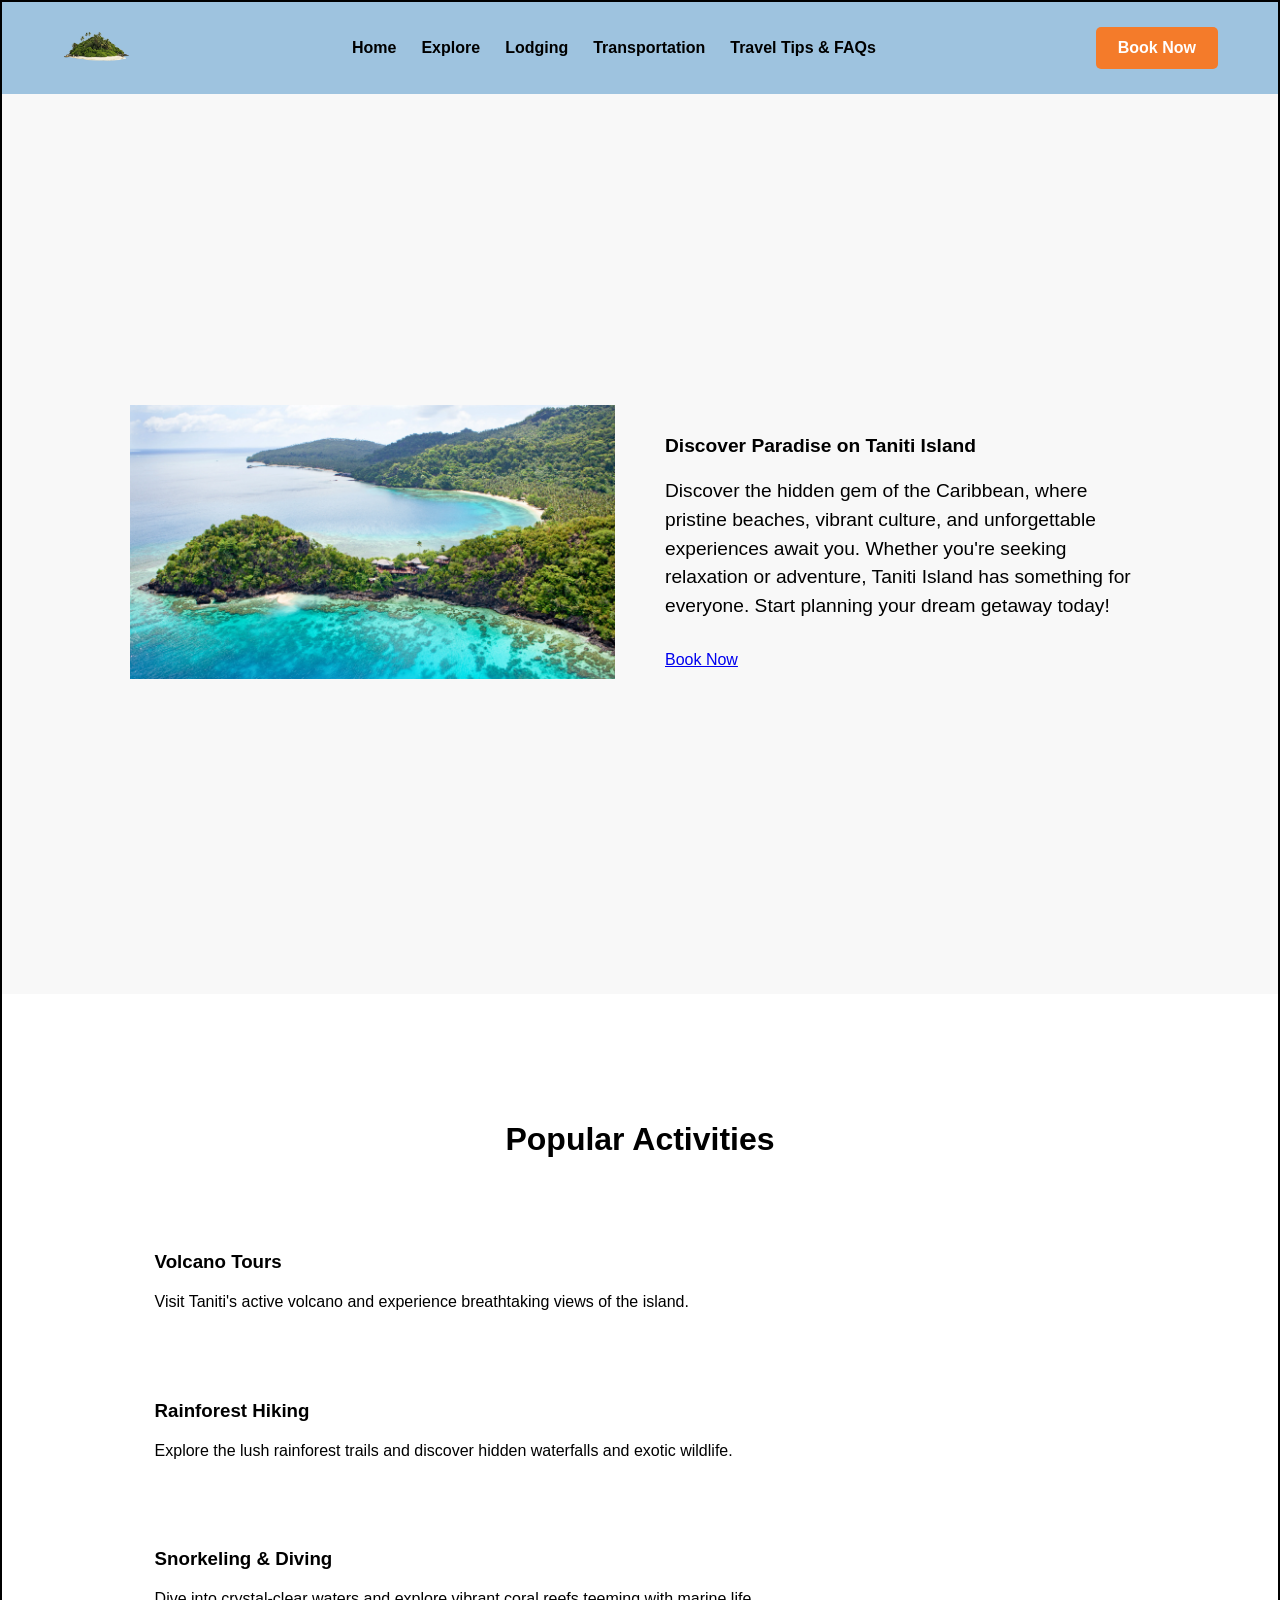
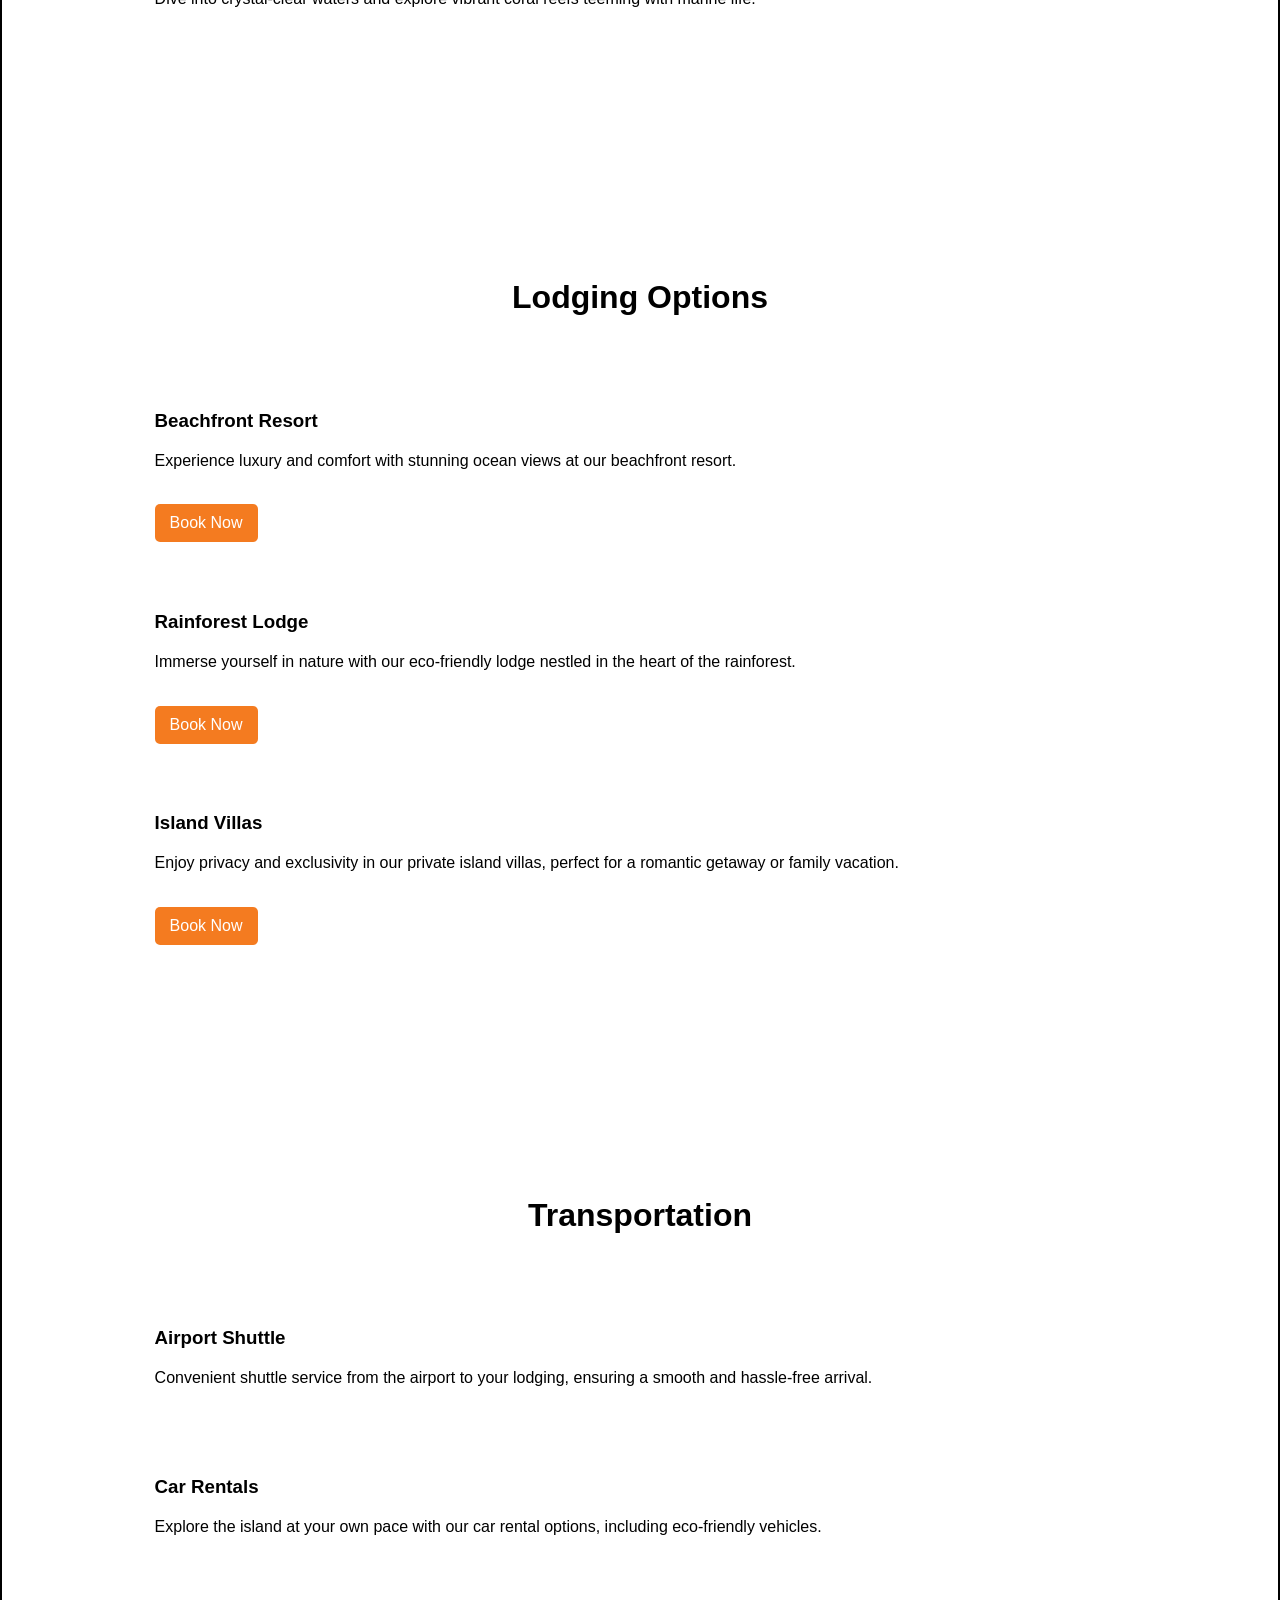
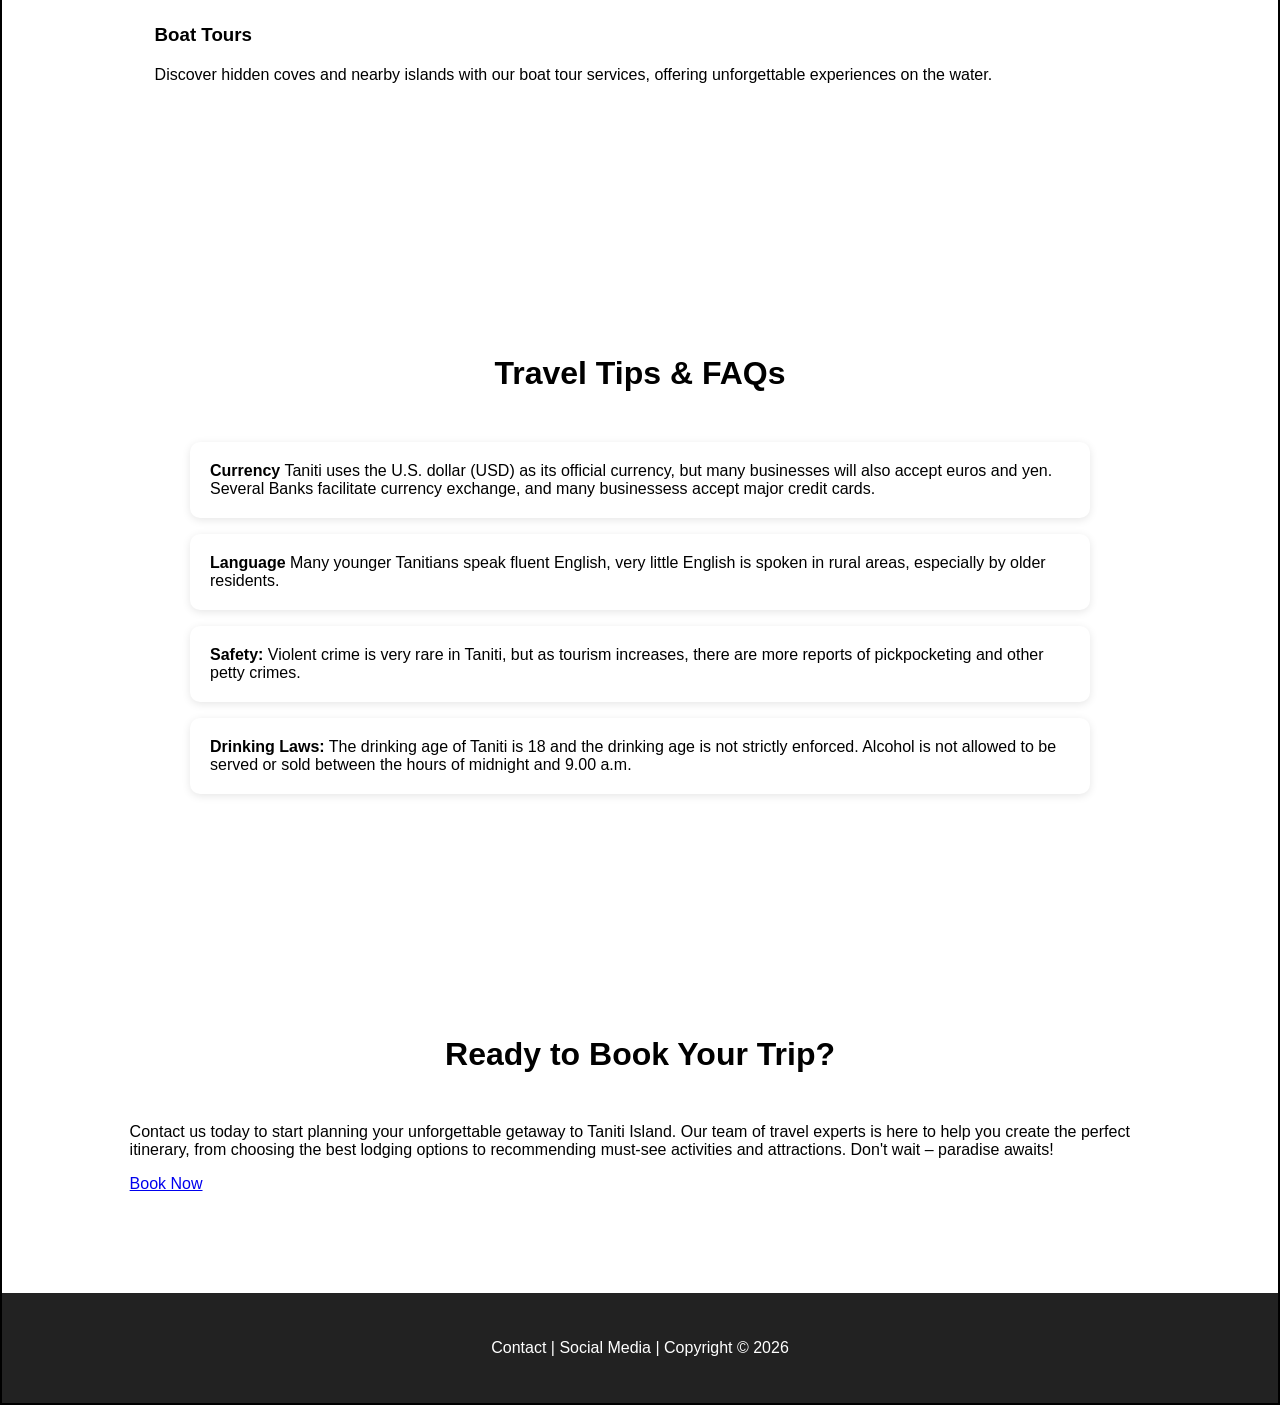
<file: index.html>
<!DOCTYPE html>
<html lang="en">
<head>
    <meta charset="UTF-8">
    <meta name="viewport" content="width=device-width, initial-scale=1.0">
    <title>Taniti Island</title>
    <link rel="stylesheet" href="style.css">
</head>
<body> 
    <header>
    <div class="logo-box">
    <img src="images/logo.png" alt="Taniti Island Logo" class="logo">
    </div>
    <nav>
            <a href="index.html">Home</a>
            <a href="explore.html">Explore</a>
            <a href="lodging.html">Lodging</a>
            <a href="transportation.html">Transportation</a>
            <a href="traveltips.html">Travel Tips & FAQs</a>
            
    </nav>
        <a href="book.html" class="book-btn">Book Now</a>
    </header>


    
       <!-- Hero Section -->

        <section id="home" class="hero">

             <div class="hero-content">

                <div class="hero-image">

                    <img src="images/home-page-photo.png" 
                    alt="Home Page" class="hero-image">
                
                </div>
        
            

                <div class="hero-text">
                    <h1>Discover Paradise on Taniti Island</h1>
                    <p>Discover the hidden gem of the Caribbean, where pristine beaches, 
                        vibrant culture, and unforgettable experiences await you. 
                        Whether you're seeking relaxation or adventure, Taniti Island has something for everyone. 
                        Start planning your dream getaway today!</p>
                </p>
                <div class="hero-buttons">
                    <a href="#" class="btn">Book Now</a>

            </div>
        </div>
    </div>

</section>

<!-- Activities Section -->

<section id="explore" class="section">
    <h2>Popular Activities</h2>

    <div class="card-grid">

        <div class="card">
            <h3>Volcano Tours</h3>

            <p>
                Visit Taniti's active volcano and experience
                breathtaking views of the island.
            </p>
        </div>

        <div class="card">
            <h3>Rainforest Hiking</h3>
            <p>
                Explore the lush rainforest trails and discover
                hidden waterfalls and exotic wildlife.
            </p>
        </div>

        <div class="card">
            <h3>Snorkeling & Diving</h3>
            <p>
                Dive into crystal-clear waters and explore vibrant coral reefs
                teeming with marine life.
            </p>
        </div>
</section>

<!-- Lodging Section -->

<section id="lodging" class="section">
    <h2>Lodging Options</h2>

    <div class="card-grid">

        <div class="card">
            <h3>Beachfront Resort</h3>
            <p>
                Experience luxury and comfort with stunning ocean views
                at our beachfront resort.
            </p>

            <a href="book.html" class="small-btn">Book Now</a>
        </div>

        <div class="card">
            <h3>Rainforest Lodge</h3>
            <p>
                Immerse yourself in nature with our eco-friendly lodge
                nestled in the heart of the rainforest.
            </p>
            <a href="#book" class="small-btn">Book Now</a>
        </div>

        <div class="card">
            <h3>Island Villas</h3>
            <p>
                Enjoy privacy and exclusivity in our private island villas,
                perfect for a romantic getaway or family vacation.
            </p>
            <a href="#book" class="small-btn">Book Now</a>

        </div>
    </section>
    <!--Transportation Section -->
    <section id="transportation" class="section">
        <h2>Transportation</h2>

        <div class="card-grid">

            <div class="card">
                <h3>Airport Shuttle</h3>
                <p>
                    Convenient shuttle service from the airport to your lodging,
                    ensuring a smooth and hassle-free arrival.
                </p>
            </div>

            <div class="card">
                <h3>Car Rentals</h3>
                <p>
                    Explore the island at your own pace with our car rental options,
                    including eco-friendly vehicles.
                </p>
            </div>

            <div class="card">
                <h3>Boat Tours</h3>
                <p>
                    Discover hidden coves and nearby islands with our boat tour services,
                    offering unforgettable experiences on the water.
                </p>
            </div>
    </section>
    <!-- FAQ Section -->
     <section id="faq" class="section">
        <h2>Travel Tips & FAQs</h2>

        <div class="faq-list">

            <p>
                <strong>Currency</strong>
                Taniti uses the U.S. dollar (USD) as its official currency, but
                many businesses will also accept euros and yen. Several Banks facilitate currency exchange, and many 
                businessess accept major credit cards.
            </p>

            <p>
                <strong>Language</strong>
                Many younger Tanitians speak fluent English, very little English
                is spoken in rural areas, especially by older residents.
            <p>
                <strong>Safety:</strong>
                Violent crime is very rare in Taniti, but as tourism increases, there
                are more reports of pickpocketing and other petty crimes.
            </p>

            <p>
                <strong>Drinking Laws:</strong>
                The drinking age of Taniti is 18 and the drinking age is not strictly enforced.
                Alcohol is not allowed to be served or sold between the hours of midnight and 9.00 a.m.
            </p>

        </div>

    </section>
    
    <!-- Booking Section -->
    <section id="book" class="section">
        <h2>Ready to Book Your Trip?</h2>
        <p>
            Contact us today to start planning your unforgettable getaway to Taniti Island. 
            Our team of travel experts is here to help you create the perfect itinerary, 
            from choosing the best lodging options to recommending must-see activities and attractions. 
            Don't wait – paradise awaits!
        </p>
        <a href="#" class="btn">Book Now</a>

    </section>

    <!-- Footer -->
    <footer>
        <p>
            Contact | Social Media | Copyright &copy; 2026
        </p>


    </footer>
</body>
</html>
</file>
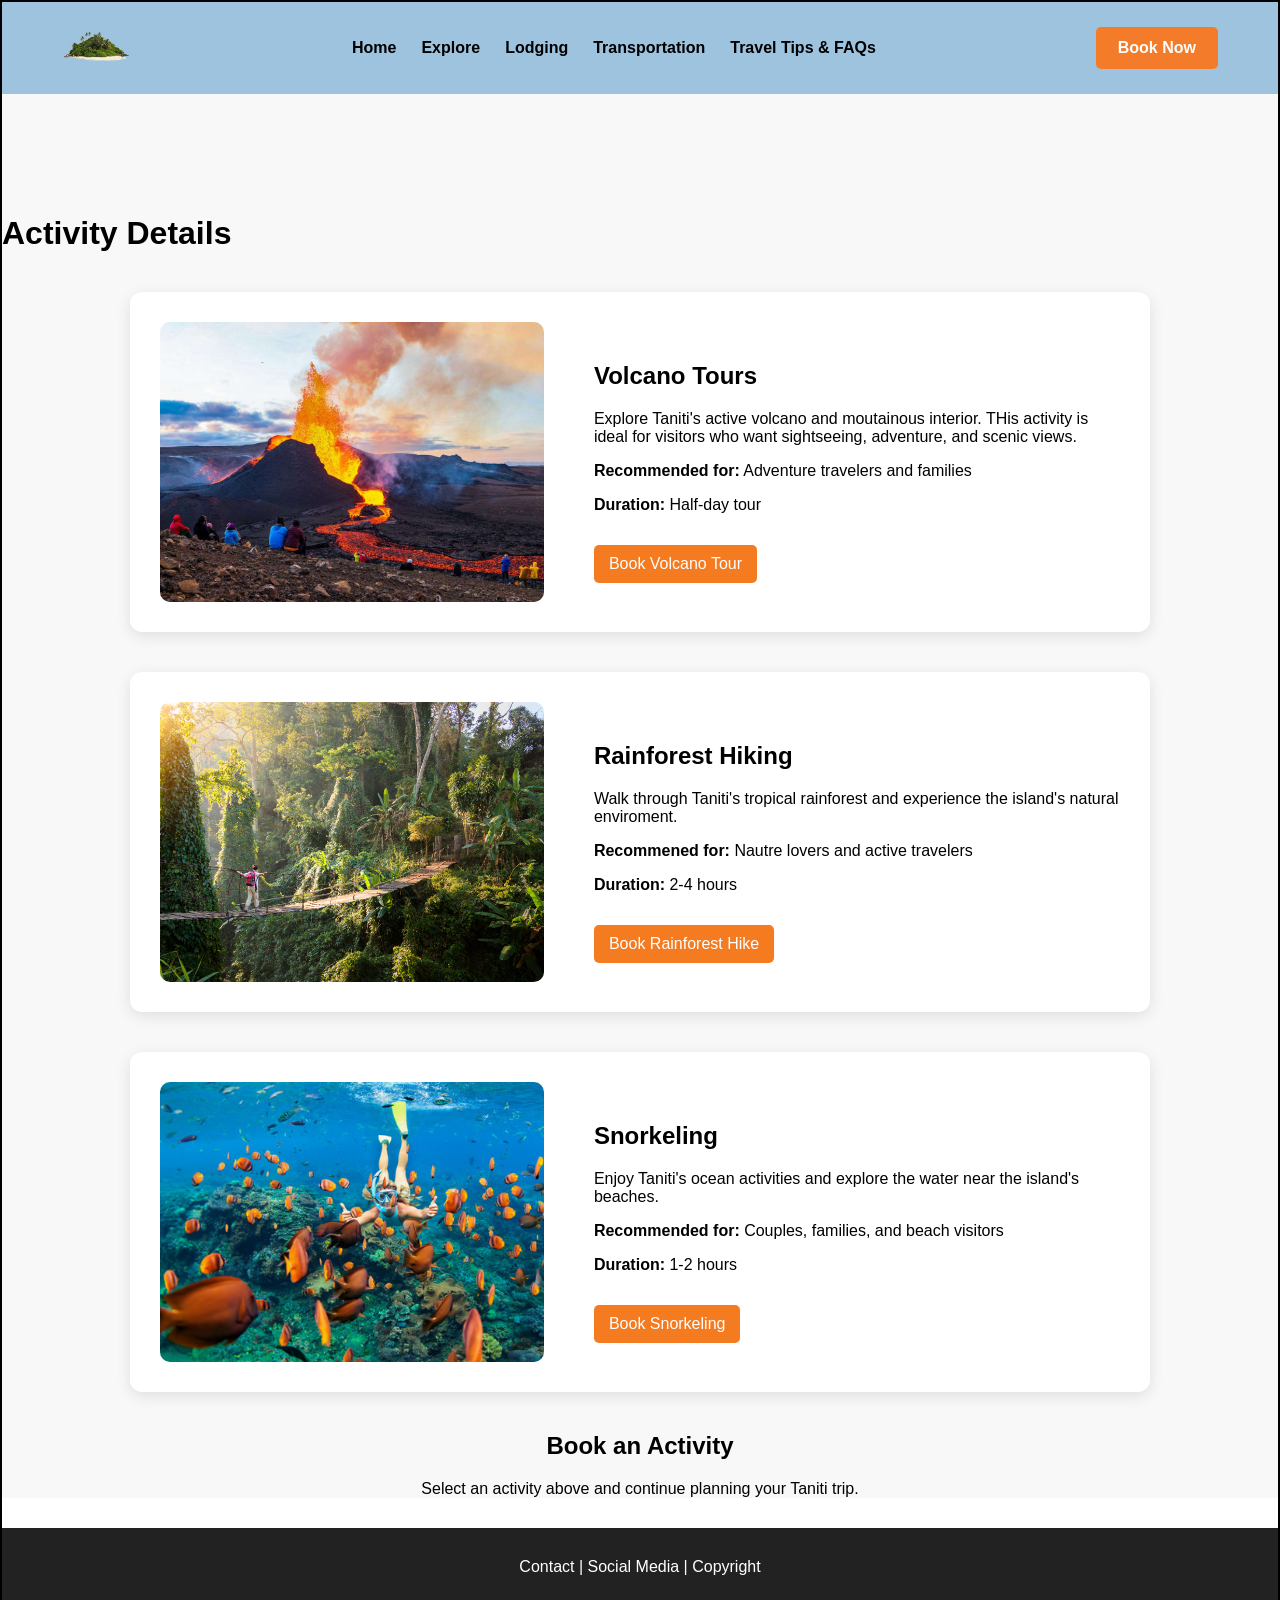
<file: activities.html>
<!DOCTYPE html>
<html lang="en">
<head>
    <meta charset="UTF-8">
    <title> Activities in Taniti</title>
    <link rel="stylesheet" href="style.css">
</head>
<body>

<header>
    <img src="images/logo.png" alt="Taniti Logo" class="logo">

    <nav>
        <a href="index.html">Home</a>
            <a href="explore.html">Explore</a>
            <a href="lodging.html">Lodging</a>
            <a href="transportation.html">Transportation</a>
            <a href="traveltips.html">Travel Tips & FAQs</a>
    </nav>

    <a href="book.html" class="book-btn">Book Now</a>
</header>
<main class="activities-main">
    <h1>Activity Details</h1>

    <section id="volcano" class="activity-detail">
        <img src="images/volcano.JPG" alt="Volcano Tour">

        <div>
            <h2>Volcano Tours</h2>
            <p>
                Explore Taniti's active volcano and moutainous interior.
                THis activity is ideal for visitors who want sightseeing,
                adventure, and scenic views.
            </p>
            <p><strong>Recommended for:</strong> Adventure travelers and families</p>
            <p><strong>Duration:</strong> Half-day tour</p>
            <a href="book.html" class="small-btn">Book Volcano Tour</a>
        </div>
    </section>

    <section id="rainforest" class="activity-detail">
        <img src="images/hiking.jpg" alt="Rainforest Hiking">

        <div>
            <h2>Rainforest Hiking</h2>
            <p>
                Walk through Taniti's tropical rainforest and experience
                the island's natural enviroment.
            </p>
            <p><strong>Recommened for:</strong> Nautre lovers and active travelers</p>
            <p><strong>Duration:</strong> 2-4 hours</p>
            <a href="book.html" class="small-btn">Book Rainforest Hike</a>
        </div>

    </section>

    <section id="snorkeling" class="activity-detail">
        <img src="images/snorkeling.jpg" alt="Snorkeling">

        <div>
            <h2>Snorkeling</h2>
            <p>
                Enjoy Taniti's ocean activities and explore the water near
                the island's beaches.
            </p>
            <p><strong>Recommended for:</strong> Couples, families, and beach visitors</p>
            <p><strong>Duration:</strong> 1-2 hours</p>
            <a href="book.html" class="small-btn">Book Snorkeling</a>

        </div>
    </section>

    <section>
        <section id="book" class="book-section">
        <h2>Book an Activity</h2>
        <p>Select an activity above and continue planning your Taniti trip.</p>
    </section>
</main>

<footer>
    Contact | Social Media | Copyright
</footer>
</body>
</html>
</file>
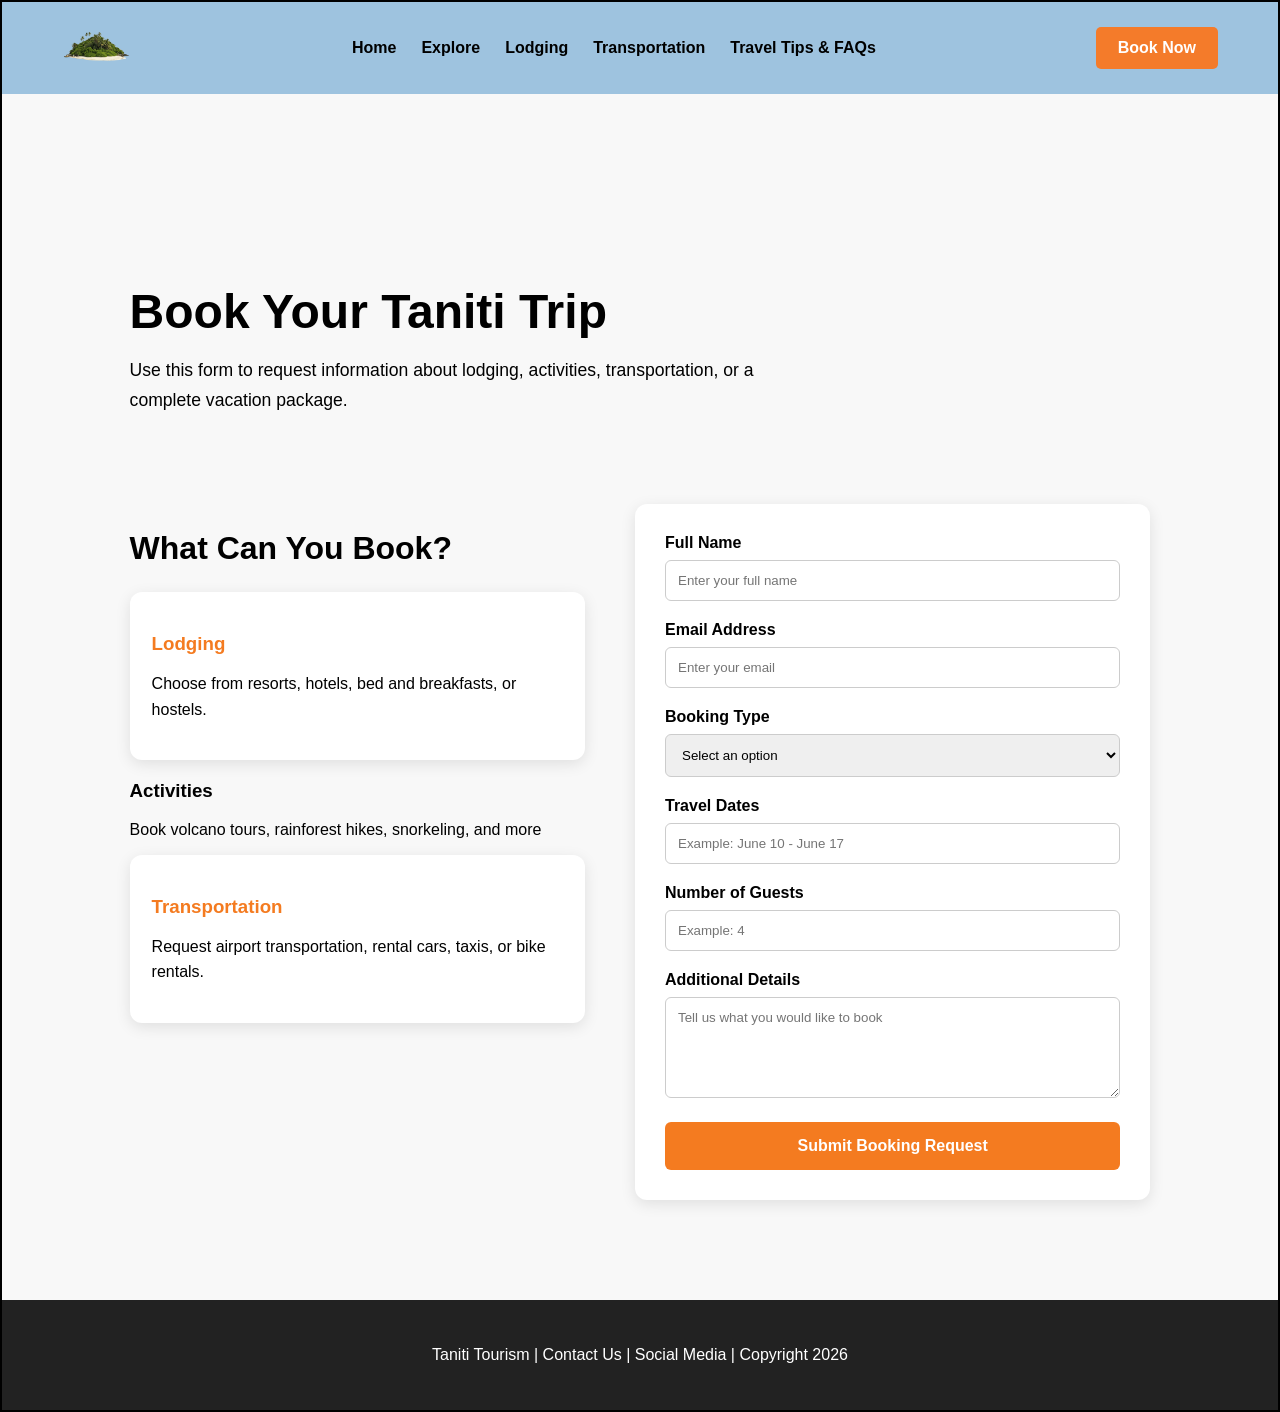
<file: book.html>
<!DOCTYPE html>
<html lang="en">
<head>
    <meta charset="UTF-8">
    <meta name="viewport" content="width=device-width, initial-scale=1.0">
    <title>Taniti Island</title>
    <link rel="stylesheet" href="style.css">
</head>
<body> 
    <header>
    <div class="logo-box">
    <img src="images/logo.png" alt="Taniti Island Logo" class="logo">
    </div>
    <nav>
            <a href="index.html">Home</a>
            <a href="explore.html">Explore</a>
            <a href="lodging.html">Lodging</a>
            <a href="transportation.html">Transportation</a>
            <a href="traveltips.html">Travel Tips & FAQs</a>
            
    </nav>
        <a href="book.html" class="book-btn">Book Now</a>
    </header>

    <main class="booking-main">

        <section class="booking-header">
            <h1>Book Your Taniti Trip</h1>
            <p>
                Use this form to request information about
                lodging, activities, transportation, or
                a complete vacation package.
            </p>
        </section>

    <section class="booking-content">
        <div class="booking-info">
            <h2>What Can You Book?</h2>

            <div class="booking-option">
                <h3>Lodging</h3>
                <p>Choose from resorts, hotels, bed and breakfasts, or hostels.</p>
            </div>
            
            <div ckass="booking-option">
                <h3>Activities</h3>
                <p>Book volcano tours, rainforest hikes, snorkeling, and more</p>
                
            </div>

            <div class="booking-option">
                <h3>Transportation</h3>
                <p>Request airport transportation, rental cars, taxis, or bike rentals.</p>

            </div>
        </div>

        <form class="booking-form">

            <label for="name">Full Name</label>
            <input type="text" id="name" placeholder="Enter your full name">

            <label for="email">Email Address</label>
            <input type="email" id="email" placeholder="Enter your email">

            <label for="booking-type">Booking Type</label>
            <select id="booking-type">
                <option>Select an option</option>
                <option>Lodging</option>
                <option>Activity</option>
                <option>Transportation</option>
                <option>Complete Trip Package</option>
            </select>

            <label for="dates">Travel Dates</label>
            <input type="text" id="dates" placeholder="Example: June 10 - June 17">

            <label for="guests">Number of Guests</label>
            <input type="number" id="guests" placeholder="Example: 4">

            <label for="message">Additional Details</label>
            <textarea id="message" rows="5" placeholder="Tell us what you would like to book"></textarea>

            <button type="submit">Submit Booking Request</button>

        </form>
        </section>
    </main>

    <footer>
        <p>Taniti Tourism | Contact Us | Social Media | Copyright 2026</p>
    </footer>
    </body>
    </html>
</file>
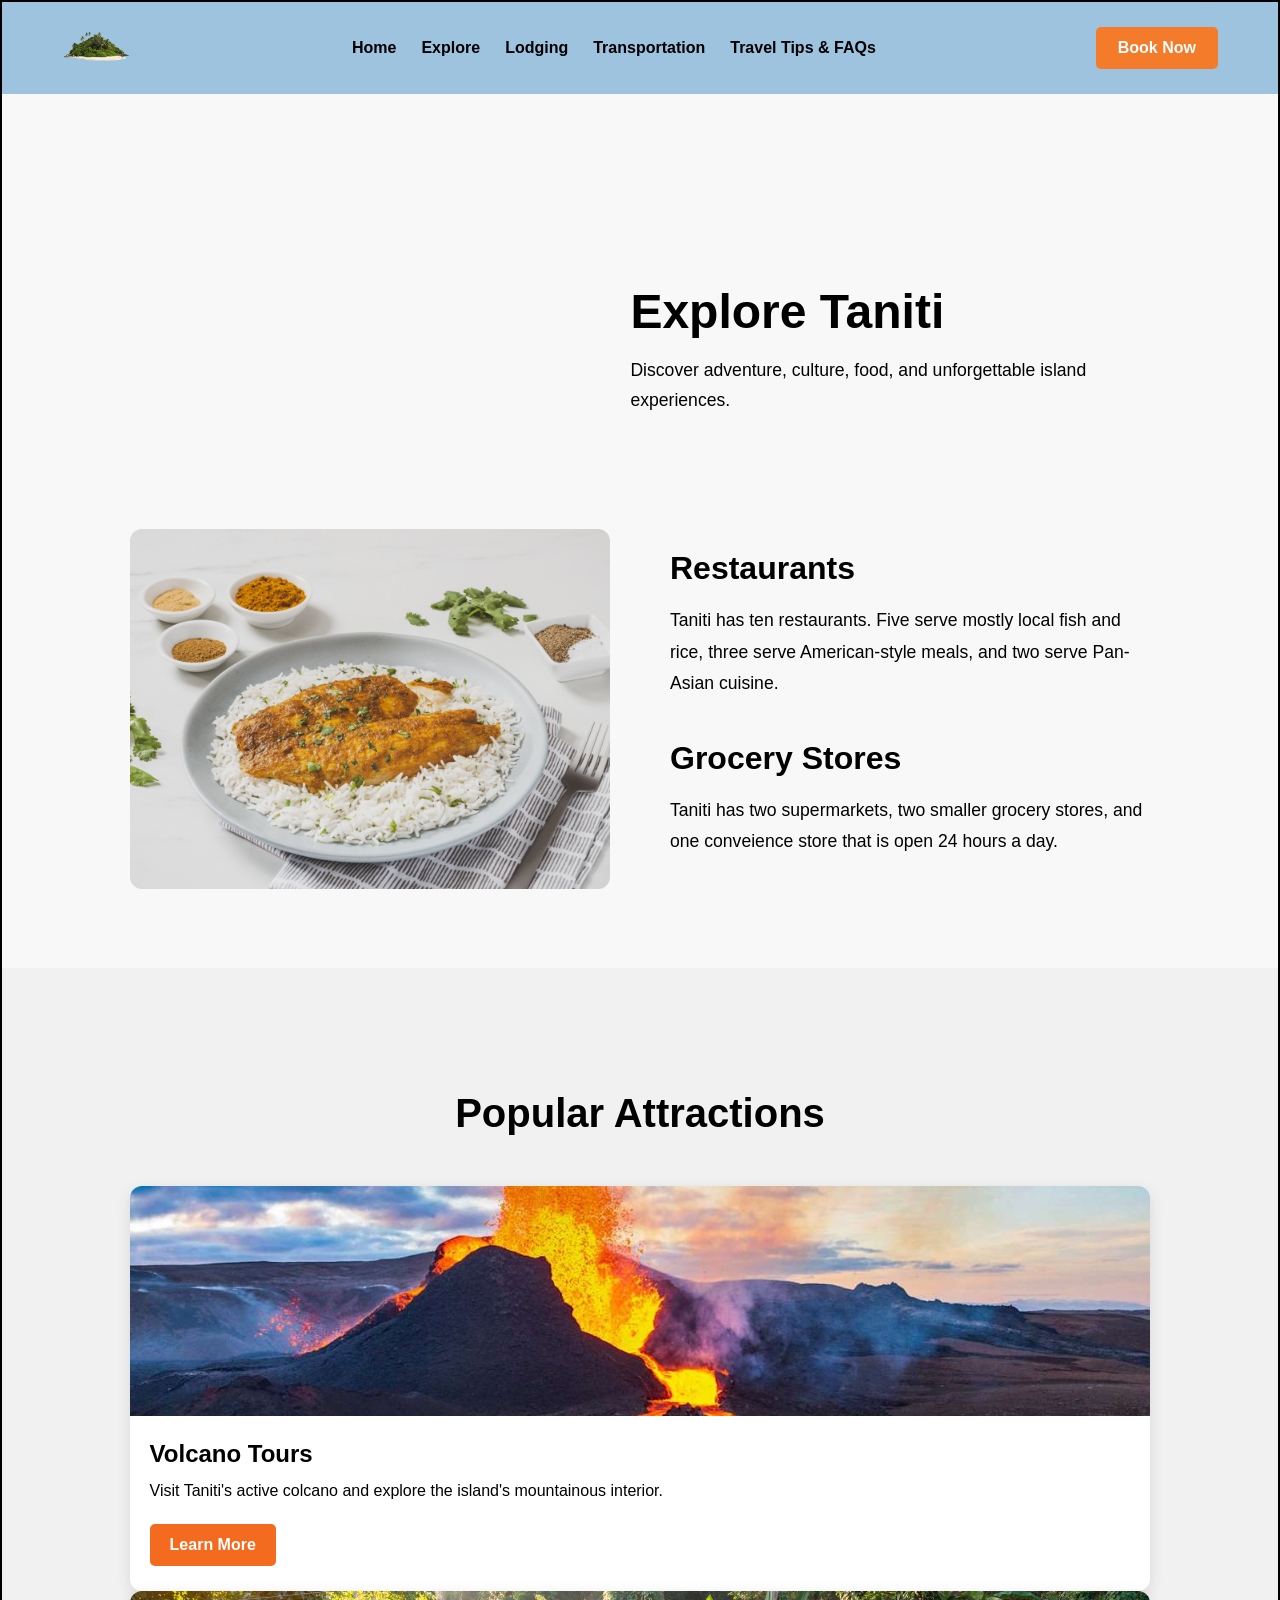
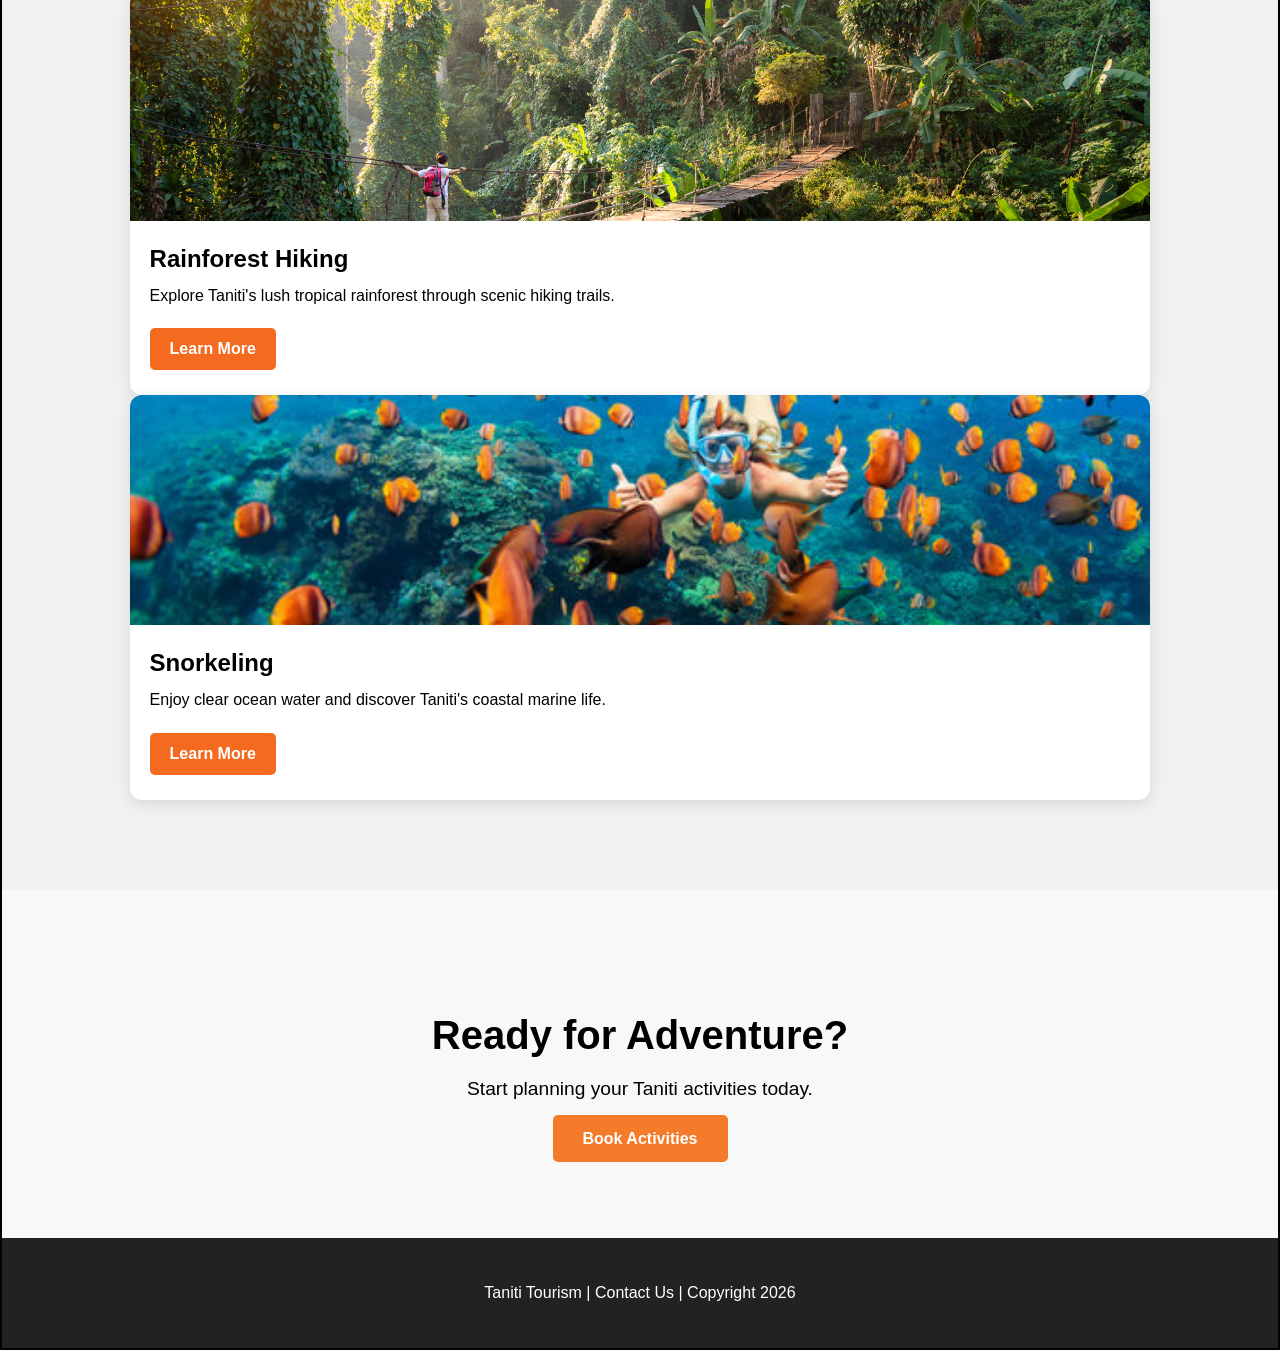
<file: explore.html>
<!DOCTYPE html>
<html lang="en">
<head>
    <meta charset="UTF-8">
    <meta name="viewport" content="width=device-width, initial-scale=1.0">
    <title>Explore Taniti Island</title>
    <link rel="stylesheet" href="style.css">
</head>
<body>
    
<header>
    
    <img src="images/logo.png" alt="Taniti Island Logo" class="logo">

    <nav>
            <a href="index.html">Home</a>
            <a href="explore.html">Explore</a>
            <a href="lodging.html">Lodging</a>
            <a href="transportation.html">Transportation</a>
            <a href="traveltips.html">Travel Tips & FAQs</a>
    </nav>

    <a href="book.html" class="book-btn">Book Now</a>
</header>

<main class="explore-main">

    <section class="explore-header">
        <div class="explore-title-container">
            <h1>Explore Taniti</h1>

            <p>
                Discover adventure, culture, food,
                and unforgettable island experiences.
            </p>
        </div>
    </section>

    <section class="food-section">
        <div class="food-left">
            <img src="images/fish and rice.jpg" alt="Taniti local food">

        </div>

        <div class="food-right">
            <div class="info-block">
                <h2>Restaurants</h2>

                <p>
                    Taniti has ten restaurants. Five serve mostly
                    local fish and rice, three serve American-style
                    meals, and two serve Pan-Asian cuisine.
                </p>

            </div> 

            <div class="info-block">
                <h2>Grocery Stores</h2>
                <p>
                    Taniti has two supermarkets, two smaller grocery
                    stores, and one conveience store that is open 24 hours a day.
                </p>

            </div>
        </div>
    </section>

    <section class="attractions-section">
        <h2>Popular Attractions</h2>

        <div class="attraction-grid">

            <div class="attraction-card">
                <img src="images/volcano.JPG" alt="Volcano tour">
                <h3>Volcano Tours</h3>
                <p>
                    Visit Taniti's active colcano and explore
                    the island's mountainous interior.
                </p>
                <a href="activities.html#volcano">Learn More</a>
            </div>

           <div class="attraction-card">
            <img src="images/hiking.jpg" alt="Rainforest hiking">
            <h3>Rainforest Hiking</h3>
            <p>
                Explore Taniti's lush tropical rainforest through
                scenic hiking trails.
            </p>
            <a href="activities.html#rainforest">Learn More</a>
           </div> 

           <div class="attraction-card">
            <img src="images/snorkeling.jpg" alt="Snorkeling">
            <h3>Snorkeling</h3>
            <p>
                Enjoy clear ocean water and discover Taniti's coastal
                marine life.
            </p>
            <a href="activities.html#snorkeling">Learn More</a>
           </div>
        </div>
    </section>

    <section class="explore-cta">
        <h2>Ready for Adventure?</h2>
        <p>Start planning your Taniti activities today.</p>
        <a href="book.html" class="btn-primary">Book Activities</a>
    </section>
</main>

<footer>
    <p>Taniti Tourism | Contact Us | Copyright 2026</p>
</footer>

</body>
</html>
</file>
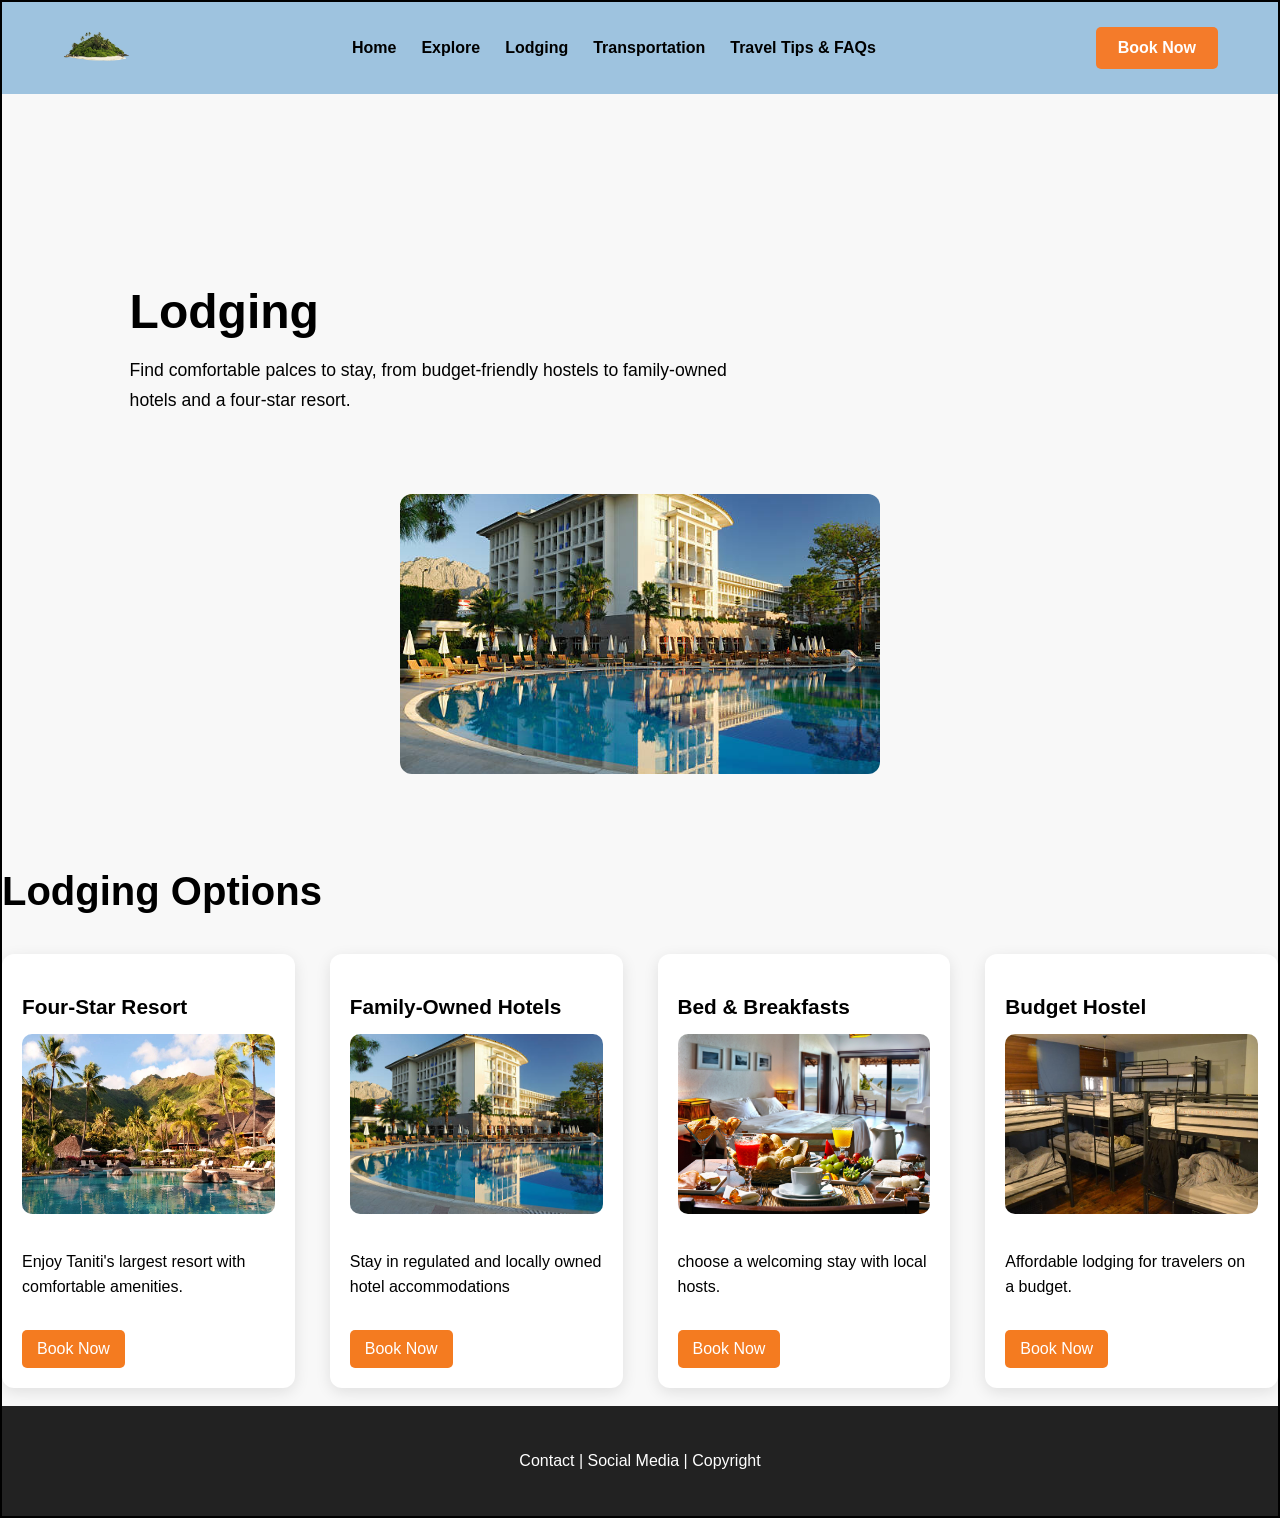
<file: lodging.html>
<!DOCTYPE html>
<html lang="en">
<head>
    <meta charset="UTF-8">
    <meta name="viewport" content="width=device-width, initial-scale=1.0">
    <title>Taniti Lodging</title>
    <link rel="stylesheet" href="style.css">
</head>

<body>

    
<header>
    <img src="images/logo.png" alt="Taniti Island Logo" class="logo">
        
    <nav>
        <a href="index.html">Home</a>
        <a href="explore.html">Explore</a>
        <a href="lodging.html">Lodging</a>
        <a href="transportation.html">Transportation</a>
        <a href="traveltips.html">Travel Tips & FAQs</a>
    </nav>

        <a href="book.html" class="book-btn">Book Now</a>
</header>

<main class="lodging-main">

    <section class="lodging-header">
        <h1>Lodging</h1>
        <p>
            Find comfortable palces to stay, from budget-friendly hostels
            to family-owned hotels and a four-star resort.
        </p>
    </section>

    <section class="lodging-feature">
        <div class="lodging-image-large">
            <img src="images/hotel.jpg" alt="Taniti hotel">
        </div>
    </section>

    <seciton class="lodging-options">
        <h2>Lodging Options</h2>

        <div class="lodging-grid">
            <div class="lodging-card">
                <h3>Four-Star Resort</h3>
                <img src="images/resort.png" alt="Four-star resort">
                <p>Enjoy Taniti's largest resort with comfortable amenities.</p>
                <a href="book.html" class="small-btn">Book Now</a>
            </div>

            <div class="lodging-card">
                <h3>Family-Owned Hotels</h3>
                <img src="images/hotel.jpg" alt="Family-owned hotel">
                <p>Stay in regulated and locally owned hotel accommodations</p>
                <a href="book.html" class="small-btn">Book Now</a>
            </div>

            <div class="lodging-card">
                <h3>Bed & Breakfasts</h3>
                <img src="images/bed_and_breakfast.jpg" alt="Bed and breakfast">
                <p>choose a welcoming stay with local hosts.</p>
                <a href="book.html" class="small-btn">Book Now</a>
            </div>

            <div class="lodging-card">
                <h3>Budget Hostel</h3>
                <img src="images/hostel.jpg" alt="Budget hostel">
                <p>Affordable lodging for travelers on a budget.</p>
                <a href="book.html" class="small-btn">Book Now</a>
            </div>
        </div>
    </seciton>

</main>

<footer>
    <p>Contact | Social Media | Copyright</p>
</footer>



</body>












</html>
</file>
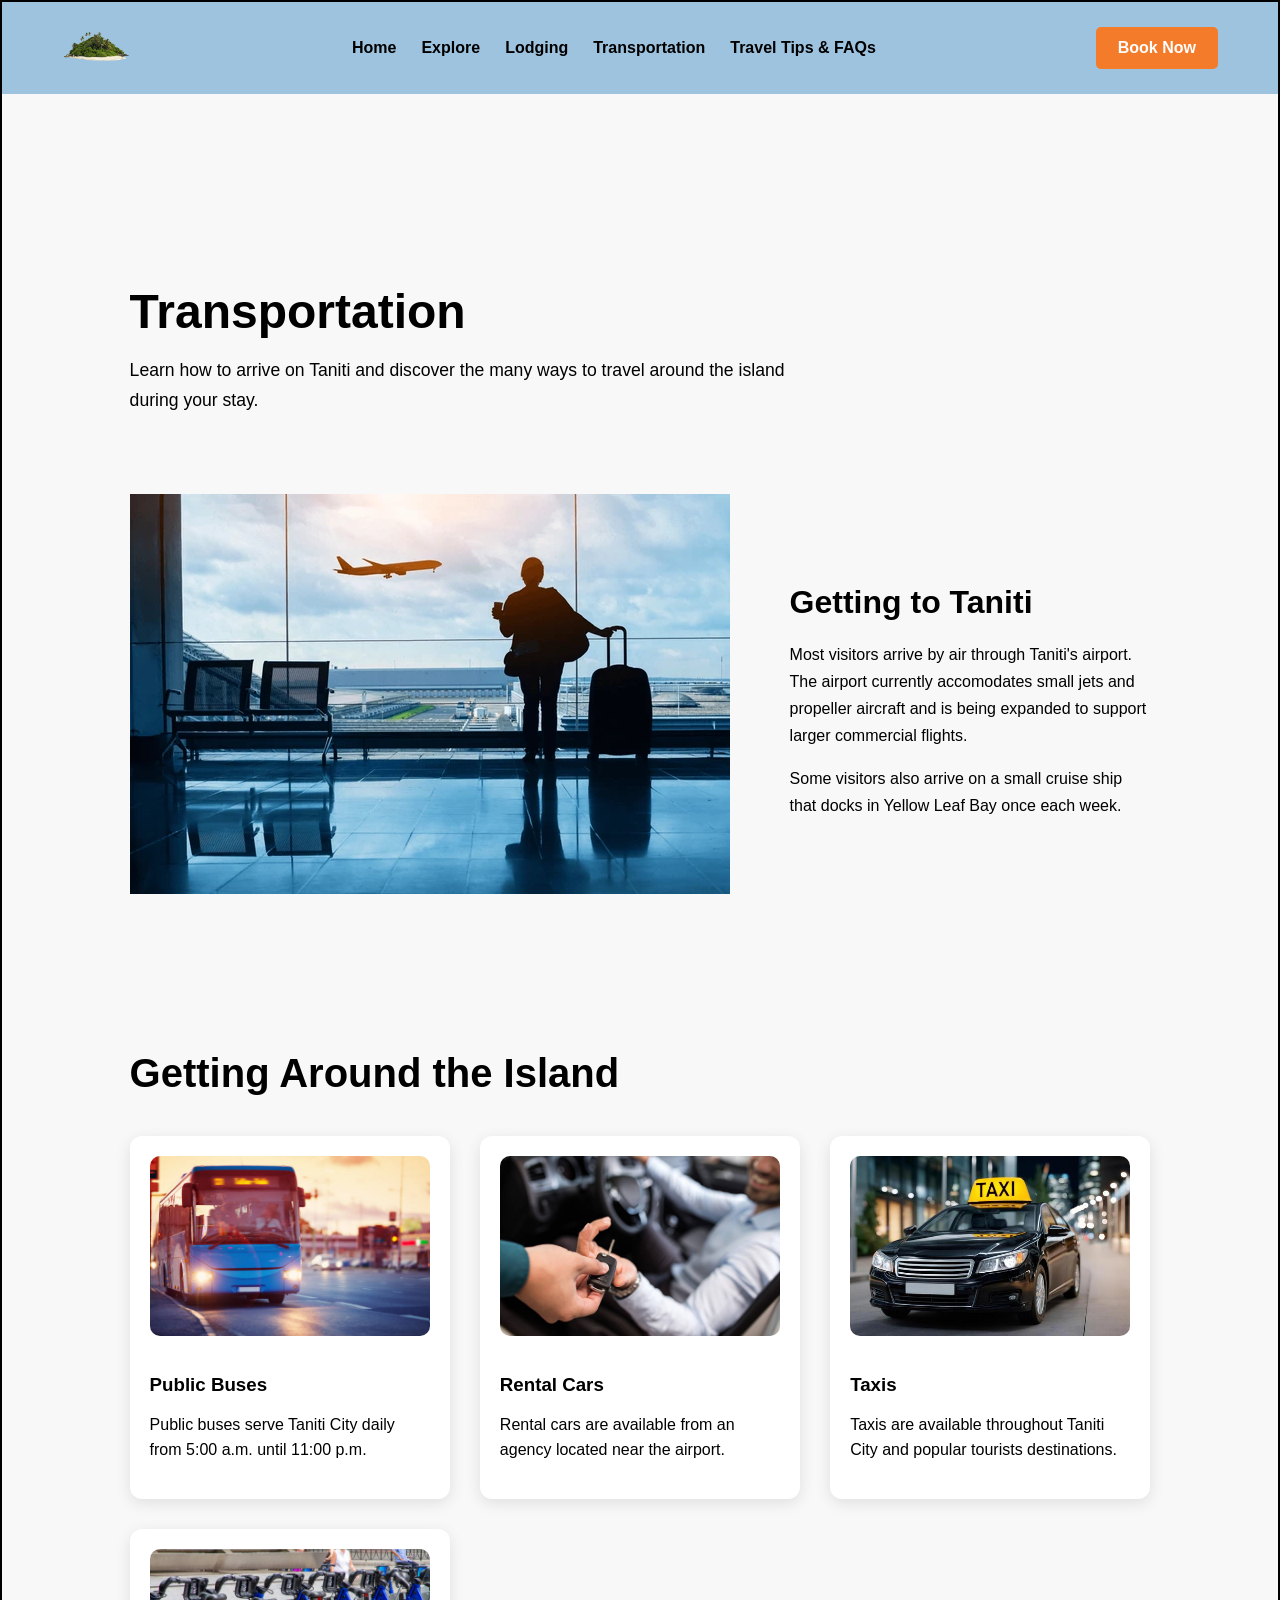
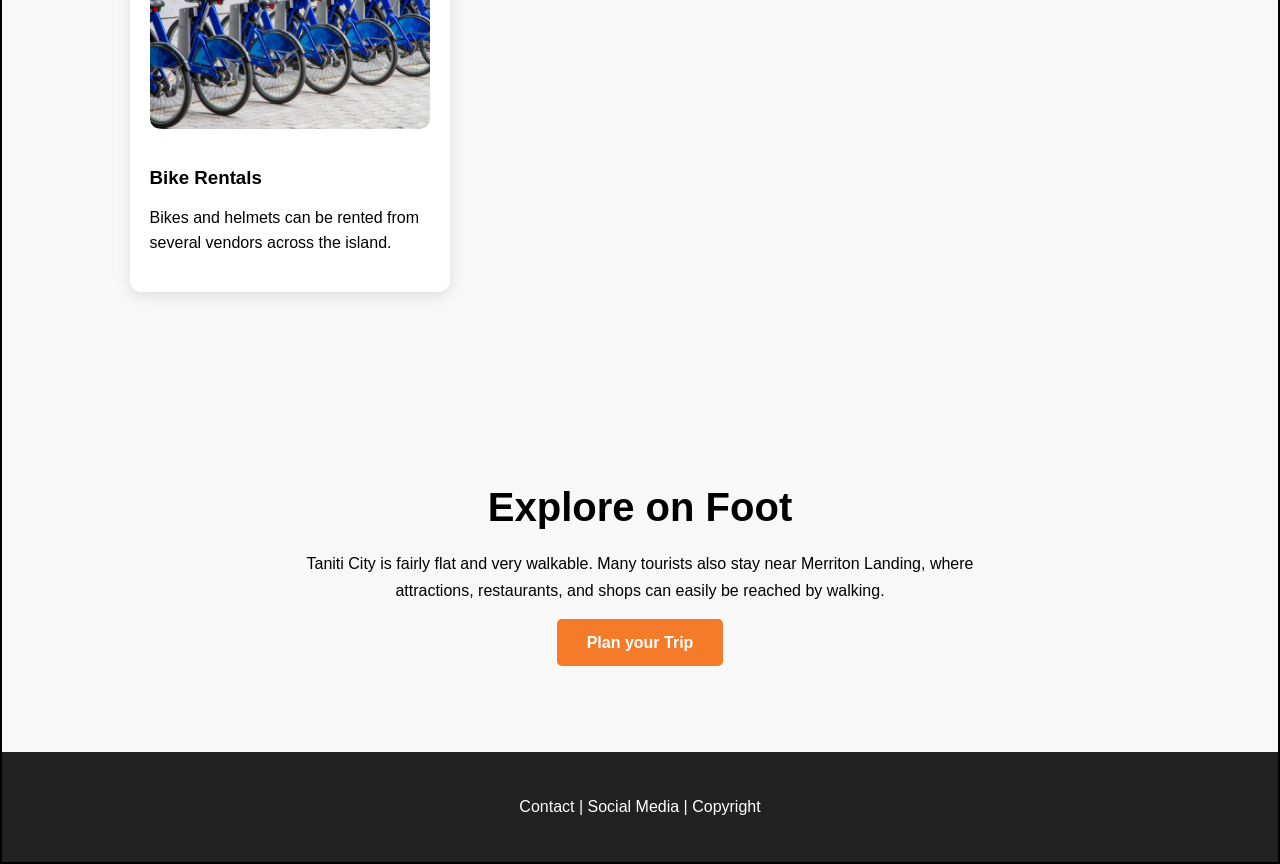
<file: transportation.html>
<!DOCTYPE html>
<html lang="en">
<head>
    <meta charset="UTF-8">
    <meta name="viewport" content="width=device-width, initial-scale=1.0">
    <title>Transportation | Taniti Tourism</title>
    <link rel="stylesheet" href="style.css">
</head> 
<body>
<header>
    <img src="images/logo.png" alt="Taniti Island Logo" class="logo">
        
    <nav>
        <a href="index.html">Home</a>
        <a href="explore.html">Explore</a>
        <a href="lodging.html">Lodging</a>
        <a href="transportation.html">Transportation</a>
        <a href="traveltips.html">Travel Tips & FAQs</a>
    </nav>

        <a href="book.html" class="book-btn">Book Now</a>
</header>

<main class="transportation-main">
    
    <section class="transportation-header">
        <h1>Transportation</h1>

        <p>
            Learn how to arrive on Taniti and discover the many ways to travel
            around the island during your stay.
        </p>
    </section>

    
    <section class="transportation-feature">
        <div class="transportation-image-large">
            <img src="images/airport.png" alt="Taniti Airport">
        </div>

        <div class="transportation-info">

            <h2>Getting to Taniti</h2>

            <p>
                Most visitors arrive by air through Taniti's airport.
                The airport currently accomodates small jets and propeller aircraft
                and is being expanded to support
                larger commercial flights.
            </p>

            <p>
                Some visitors also arrive on a small cruise ship
                that docks in Yellow Leaf Bay once each week.
            </p>
        </div>
    </section>

    <section class="transportation-options">
        <h2>Getting Around the Island</h2>

        <div class="transportation-grid">

            <div class="transport-card">
                <img src="images/bus.jpg" alt="Public Bus">

                <h3>Public Buses</h3>

                <p>
                    Public buses serve Taniti City daily from 
                    5:00 a.m. until 11:00 p.m.
                </p>
            </div>

            <div class="transport-card">
                <img src="images/rental-car.jpg" alt="Rental Car">

                <h3>Rental Cars</h3>

                <p>
                    Rental cars are available from an agency
                    located near the airport.
                </p>
            </div>

            <div class="transport-card">
                <img src="images/taxi.jpg" alt="Taxi">

                <h3>Taxis</h3>

                <p>
                    Taxis are available throughout Taniti City
                    and popular tourists destinations.
                </p>
            </div>

            <div class="transport-card">
                <img src="images/bikes.jpg" alt="Bike Rental">

                <h3>Bike Rentals</h3>

                <p>
                    Bikes and helmets can be rented from several vendors
                    across the island.
                </p>
            </div>
        </div>
    </section>

    <section class="walking-section">

        <h2>Explore on Foot</h2>

        <p>
            Taniti City is fairly flat and very walkable.
            Many tourists also stay near Merriton Landing,
            where attractions, restaurants, and shops 
            can easily be reached by walking.
        </p>

        <a href="book.html" class="btn-primary">
            Plan your Trip
        </a>
    </section>
</main>

<footer>
    <p>Contact | Social Media | Copyright</p>
</footer>
</body>   


</html>
</file>
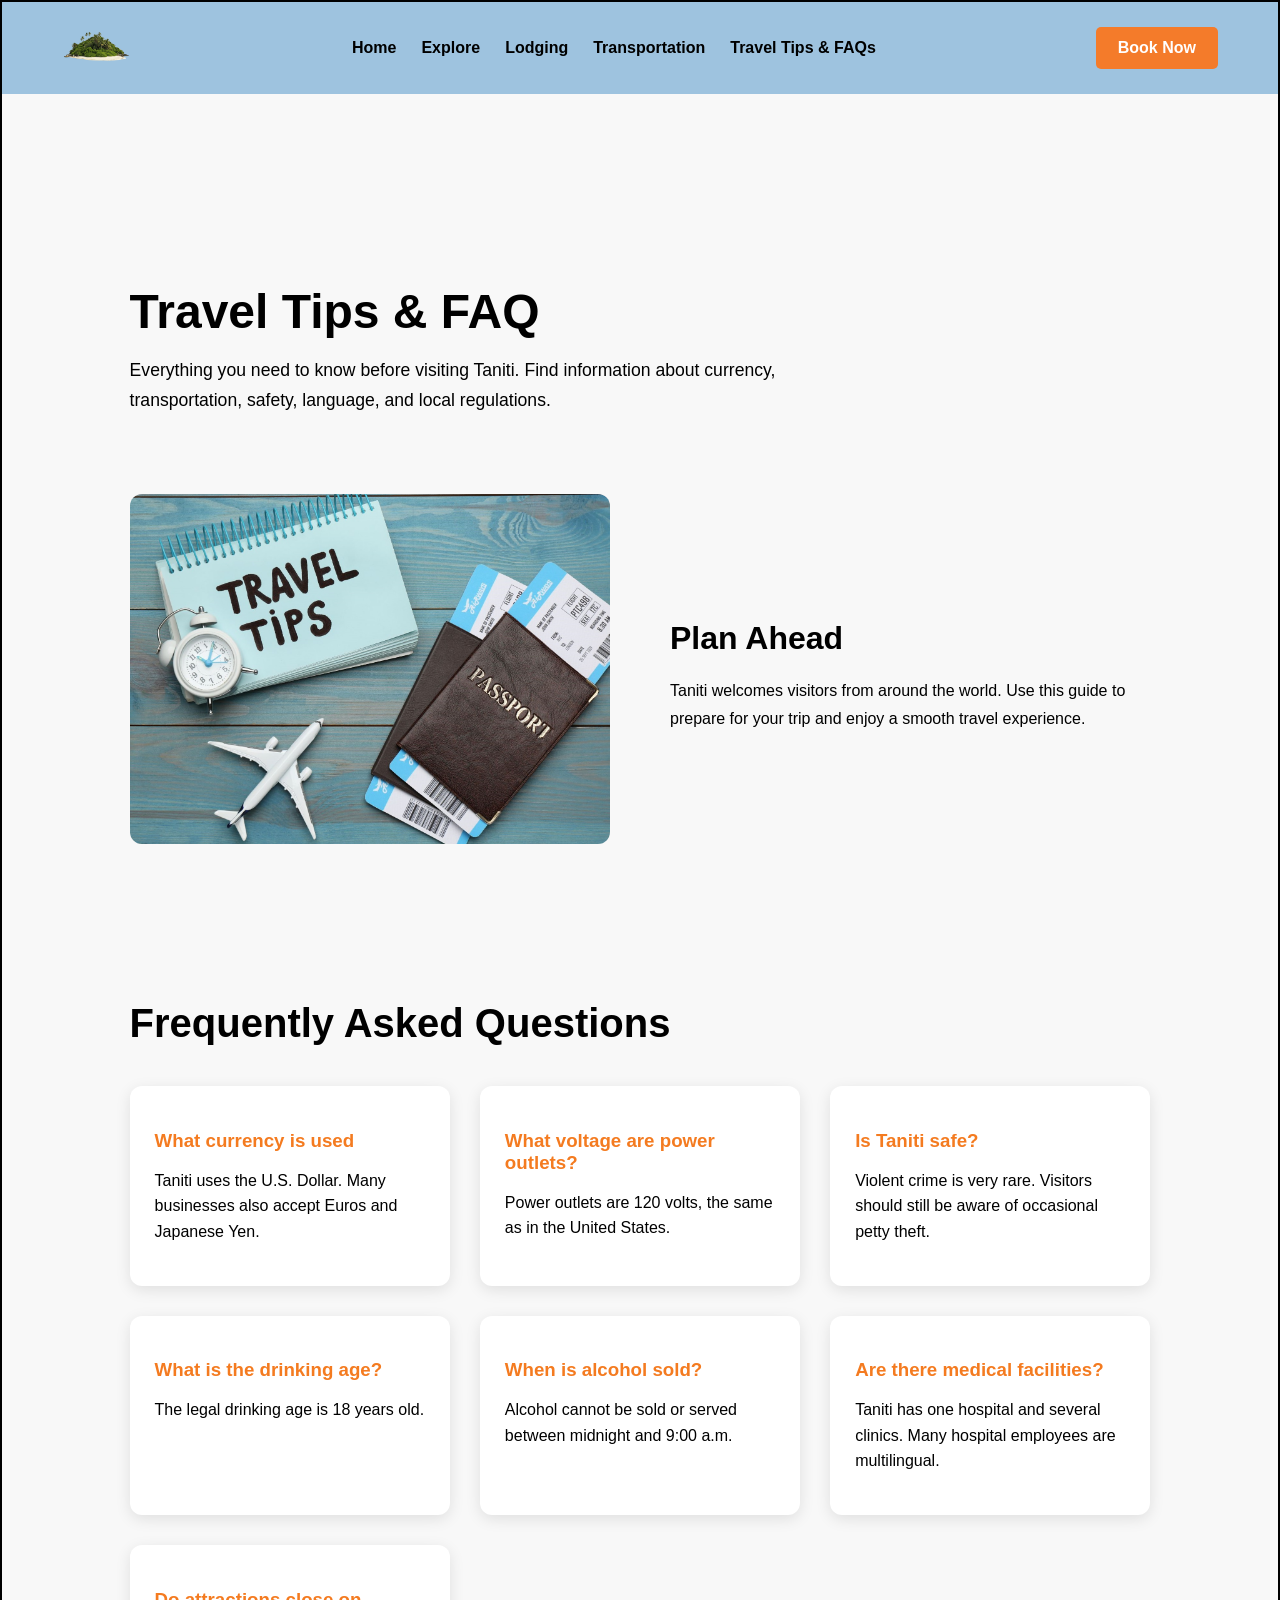
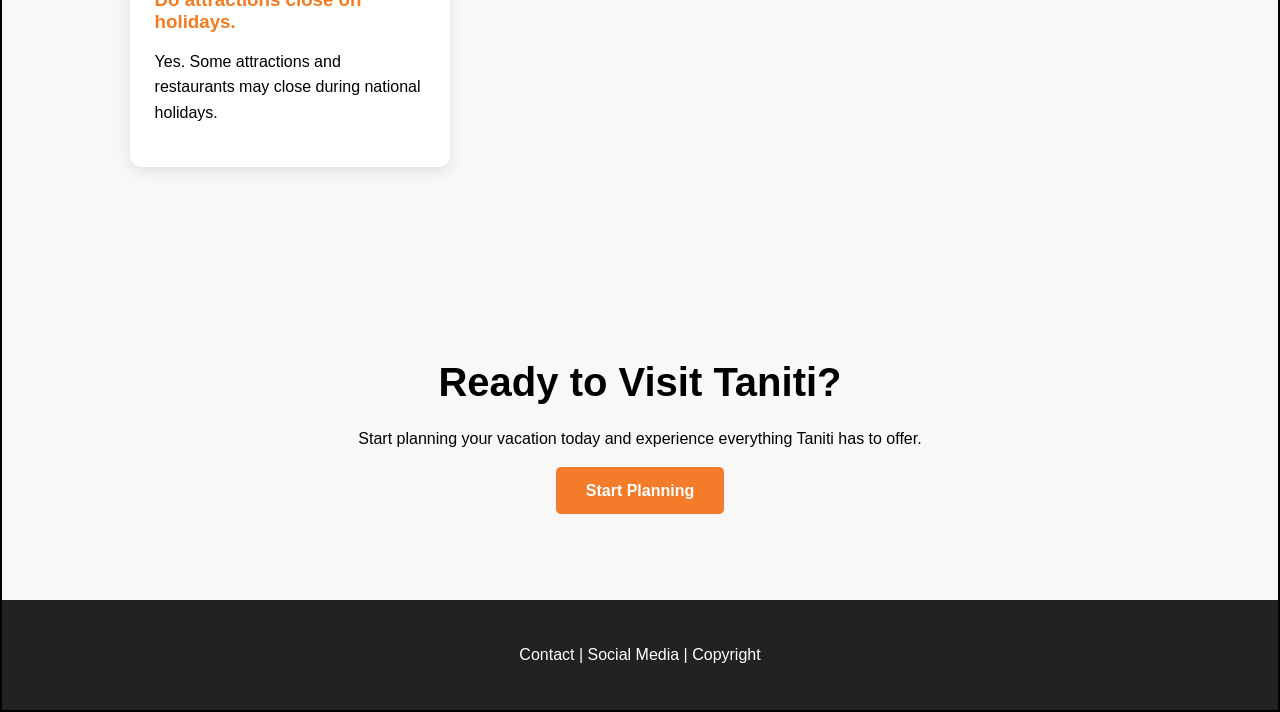
<file: traveltips.html>
<!DOCTYPE html>
<html lang="en">
<head>
    <meta charset="UTF-8">
    <meta name="viewport" content="width=device-width, initial-scale=1.0">
    <title>Travel Tips & FAQs | Taniti Tourism</title>
    <link rel="stylesheet" href="style.css">
</head>

<body>

<header>
    
    <img src="images/logo.png" alt="Taniti Island Logo" class="logo">

    <nav>
            <a href="index.html">Home</a>
            <a href="explore.html">Explore</a>
            <a href="lodging.html">Lodging</a>
            <a href="transportation.html">Transportation</a>
            <a href="traveltips.html">Travel Tips & FAQs</a>
    </nav>

    <a href="book.html" class="book-btn">Book Now</a>
</header>

<main class="faq-main">

    <section class="faq-header">

        <h1>Travel Tips & FAQ</h1>

        <p>
            Everything you need to know before visiting Taniti.
            Find information about currency, transportation,
            safety, language, and local regulations.
        </p>
    </section>

    <section class="faq-feature">

        <div class="faq-image-large">
            <img src="images/travel-tips.jpg" alt="Travel information">
        </div>

        <div class="faq-intro">

            <h2>Plan Ahead</h2>

            <p>
                Taniti welcomes visitors from around the world.
                Use this guide to prepare for your trip and enjoy a 
                smooth travel experience.
            </p>


        </div>
    </section>

    <section class="faq-section">

        <h2>Frequently Asked Questions</h2>

        <div class="faq-grid">

            <div class="faq-card">
                <h3>What currency is used</h3>

                <p>
                    Taniti uses the U.S. Dollar. Many
                    businesses also accept Euros and Japanese Yen.
                </p>

            </div>

            <div class="faq-card">
                <h3>What voltage are power outlets?</h3>

                <p>
                    Power outlets are 120 volts, the same as
                    in the United States.
                </p>

            </div>

            <div class="faq-card">
                <h3>Is Taniti safe?</h3>

                <p>Violent crime is very rare. Visitors should
                    still be aware of occasional petty theft.
                </p>
            </div>

            <div class="faq-card">
                <h3>What is the drinking age?</h3>

                <p>
                    The legal drinking age is 18 years old.
                </p>
            </div>

            <div class="faq-card">
                <h3>When is alcohol sold?</h3>

                <p>
                    Alcohol cannot be sold or served between
                    midnight and 9:00 a.m.
                </p>
            </div>

            <div class="faq-card">
                <h3>Are there medical facilities?</h3>

                <p>
                    Taniti has one hospital and several clinics.
                    Many hospital employees are multilingual.
                </p>
            </div>

            <div class="faq-card">
                <h3>Do attractions close on holidays.</h3>

                <p>
                    Yes. Some attractions and restaurants may close during
                    national holidays.
                </p>
            </div>
        </div>
    </section>

    <section class="travel-cta">

        <h2>Ready to Visit Taniti?</h2>

        <p>
            Start planning your vacation today and
            experience everything Taniti has to offer.
        </p>

        <a href="book.html" class="btn-primary">
            Start Planning
        </a>
    </section>
</main>

<footer>
    <p>Contact | Social Media | Copyright</p>
</footer>

</body>
</html>
</file>
<file: style.css>
* {
    box-sizing: border-box;
}


html {
    scroll-behavior: smooth;

}

body {
    margin: 0;
    border: 2px solid black;
    font-family: Arial, sans-serif;
    color: black;
    background-color: white;
}

header {
    font-family: Arial, Helvetica, sans-serif;
    top: 0;
    width: 100%;
    background: #9ec3df;
    display: flex;
    justify-content: space-between;
    align-items: center;
    padding: 20px 60px;
    z-index: 1000;

}

.logo {
    width: 70px;
    height: 52px;
    border-radius: 4px;
    display: flex;
    align-items: center;
    justify-content: center;
    font-size: 32px;
}

nav {
    display: flex;
    gap: 25px;
}

nav a {
    text-decoration: none;
    color: #000;
    font-weight: 600;
}

nav a:hover {
    color: #f47b20;
}

.book-btn {
    background: #f47b2a;
    color: white;
    text-decoration: none;
    padding: 12px 22px;
    border-radius: 5px;
    font-weight: bold;
}

.hero {
    min-height: 100vh;
    display: flex;
    align-items: center;
    justify-content: center;
    background: #f8f8f8;
    padding: 120px 10%;


}

.hero-content {
    display: flex;
    align-items: center;
    gap: 50px;
    width: 100%;
    max-width: 1400px;

}

.hero-image {
    flex: 1;
}

.hero-image img {
    width: 100%;
    max-width: 650px;
    height: auto;
}

.hero-text {
    flex: 1;

}

.hero-text h1 {
    font-size: 1.2rem;
    margin-bottom: 20px;
}

.hero-text p {
    font-size: 1.2rem;
    line-height: 1.5;
    margin-bottom: 30px;

}

.hero-buttons {
    display: flex;
    gap: 15px;
}

.btn-primary {
    background: #f47b2a;
    color: white;
    text-decoration: none;
    padding: 15px 30px;
    border-radius: 5px;
    font-weight: bold;
}

.btn-secondary {
    background: white;
    color: black;
    text-decoration: none;
    padding: 15px 30px;
    font-weight: bold;
    border: 1px solid #333;
}

.dark {
    background-color: #333;
    color: white;
}

.section {
    padding: 100px 10%;
}

.section h2 {
    text-align: center;
    margin-bottom: 50px;
    font-size: 2rem;
}

.card {
    background: white;
    padding: 25px;
    border-radius: 10px;
    box-shadow: 0 3px 10px rgba (0, 0, 0, 0.1);
}

.card h3 {
    margin-bottom: 15px;
}

.card p {
    line-height: 1.6;
}

.small-btn {
    display: inline-block;
    margin-top: 15px;
    background: #f47b20;
    color: white;
    padding: 10px 15px;
    border-radius: 5px;
    text-decoration: none;
}

.faq-list {
    max-width: 900px;
    margin: auto;
}

.faq-list p {
    background: white;
    padding: 20px;
    margin-bottom: 15px;
    border-radius: 10px;
    box-shadow: 0 2px 8px rgba(0, 0, 0, 0.1);
}

.book-section {
    text-align: center;

}

.book-section p {
    margin-bottom: 30px;
}

.book-section a {
    margin: 10px; 
}

footer {
    background: #222;
    color: white;
    text-align: center;
    padding: 30px;
}

/* ==============
EXPLORE PAGE
========== */
.explore-main {
    padding-top: 100px;
    background: #f8f8f8;
}

.explore-header {
    display: flex;
    justify-content: flex-end;
    padding: 50px 10% 20px;
}

.explore-title-container {
    max-width: 520px;
}

.explore-title-container h1 {
    font-size: 3rem;
    margin-bottom: 15px;
}

.explore-title-container p {
    font-size: 1.1rem;
    line-height: 1.7;
}

/* Food Section */

.food-section {
    display: flex;
    align-items: center;
    justify-content: center;
    gap: 60px;
    padding: 70px 10%;
}

.food-left {
    flex: 1;
}

.food-left img {
    width: 100%;
    max-width: 600px;
    height: 360px;
    object-fit: cover;
    border-radius: 12px;
}

.food-right {
    flex: 1;
}

.info-block {
    margin-bottom: 40px;
}

.info-block h2 {
    font-size: 2rem;
    margin-bottom: 15px;
}

.info-block p {
    font-size: 1.1rem;
    line-height: 1.8;
}

/* attractions section */

.attractions-section {
    padding: 90px 10%;
    background: #f1f1f1;
}

.attractions-section h2{
    text-align: center;
    font-size: 2.5rem;
    margin-bottom: 50px;
}

.attraction-card {
    background-color: white;
    border-radius: 12px;
    overflow: hidden;
    box-shadow: 0 4px 15px rgba(0, 0, 0, 0.1)
}

.attraction-card img {
    width: 100%;
    height: 230px;
    object-fit: cover;
}

.attraction-card h3 {
    font-size: 1.5rem;
    margin: 20px 20px 10px;
}

.attraction-card p {
    margin: 0 20px 20px;
    line-height: 1.6;
}

.attraction-card a {
    display: inline-block;
    margin: 0 20px 25px;
    background: #f46b20;
    color: white;
    padding: 12px 20px;
    border-radius: 5px;
    text-decoration: none;
    font-weight: bold;
}

/* Explore call to action */

.explore-cta {
    padding: 90px 10%;
    text-align: center;
}

.explore-cta h2 {
    font-size: 2.5rem;
    margin-bottom: 20px;
}

.explore-cta p {
    font-size: 1.2rem;
    margin-bottom: 30px;
}


/* ================
    Lodging Page
    =========== */

.lodging-main {
    padding-top: 100px;
    background: #f8f8f8;
}

.lodging-header {
    padding: 50px 10% 20px;
}

.lodging-header h1 {
    font-size: 3rem;
    margin-bottom: 15px;
}

.lodging-header p {
    max-width: 600px;
    font-size: 1.1rem;
    line-height: 1.7;
}

.lodging-feature {
    display: flex;
    justify-content: center;
    gap: 80px;
    padding: 40px 10%;
}

.lodging-image-large {
    flex: 1;
    max-width: 480px;
}

.lodging-image-large img{
    width: 100%;
    height: 280px;
    object-fit: cover;
    border-radius: 12px;
}

.lodging-options {
    padding: 70px 10% 100px;
}

.lodging-options h2 {
    font-size: 2.5rem;
    margin-bottom: 40px;
}

.lodging-grid {
    display: grid;
    grid-template-columns: repeat(auto-fit, minmax(260px, 1fr));
    gap: 35px;
}

.lodging-card {
    background: white;
    padding: 20px;
    border-radius: 12px;
    box-shadow: 0 4px 15px rgba(0, 0, 0, 0.1);
}

.lodging-card h3 {
    margin-bottom: 15px;
    font-size: 1.3rem;
}

.lodging-card img {
    width: 100%;
    height: 180px;
    object-fit: cover;
    border-radius: 10px;
    margin-bottom: 15px;
}

.lodging-card p {
    line-height: 1.6;
    margin-bottom: 15px;
}



/* ==========
Transportation Page
=========== */

.transportation-main {
    padding-top: 100px;
    background: #f8f8f8;
}

.transportation-header{
    padding: 50px 10% 20px;
}

.transportation-header h1 {
    font-size: 3rem;
    margin-bottom: 15px;
}

.transportation-header p {
    max-width: 700px;
    font-size: 1.1rem;
    line-height: 1.7;
}

.transportation-feature {
    display: flex;
    align-items: center;
    gap: 60px;
    padding: 40px 10%;
}

.transportation-image-large {
    flex: 1;
}

.transporation-image-large img {
    width: 100%;
    height: 350px;
    object-fit: cover;
    border-radius: 12px;
}

.transportation-info {
    flex: 1;
}

.transportation-info h2 {
    font-size: 2rem;
    margin-bottom: 20px;
}

.transportation-info p {
    margin-bottom: 15px;
    line-height: 1.7;
}

.transportation-options {
    padding: 80px 10%;
}


.transportation-options h2 {
    font-size: 2.5rem;
    margin-bottom: 40px;
}

.transportation-grid {
    display: grid;
    grid-template-columns: repeat(auto-fit, minmax(250px, 1fr));
    gap: 30px;
}

.transport-card {
    background: white;
    padding: 20px;
    border-radius: 12px;
    box-shadow: 0 4px 15px rgba(0, 0, 0, 0.1);
}

.transport-card img {
    width: 100%;
    height: 180px;
    object-fit: cover;
    border-radius: 10px;
    margin-bottom: 15px;
}

.transport-card h3 {
    margin-bottom: 15px;
}

.transport-card p { 
    line-height: 1.6;
}

.walking-section {
    text-align: center;
    padding: 80px 10% 100px;
}

.walking-section h2 {
    font-size: 2.5rem;
    margin-bottom: 20px;
}

.walking-section p {
    max-width: 700px;
    margin: 0 auto 30px;
    line-height: 1.7;
}

/* =========
FAQ PAGE
=========== */

.faq-main {
    padding-top: 100px;
    background: #f8f8f8;
}

.faq-header {
    padding: 50px 10% 20px;
}

.faq-header h1 {
    font-size: 3rem;
    margin-bottom: 15px;
}

.faq-header p {
    max-width: 700px;
    font-size: 1.1rem;
    line-height: 1.7;
}

.faq-feature {
    display: flex;
    align-items: center;
    gap: 60px;
    padding: 40px 10%;
}

.faq-image-large {
    flex: 1;
}

.faq-image-large img {
    width: 100%;
    height: 350px;
    object-fit: cover;
    border-radius: 12px;
}

.faq-intro {
    flex: 1;
}

.faq-intro h2 {
    font-size: 2rem;
    margin-bottom: 20px;
}

.faq-intro p {
    line-height: 1.7;
}

.faq-section {
    padding: 80px 10%;
}

.faq-section h2 {
    font-size: 2.5rem;
    margin-bottom: 40px;
}

.faq-grid {
    display: grid;
    grid-template-columns: repeat(auto-fit, minmax(300px, 1fr));
    gap: 30px;
}

.faq-card {
    background: white;
    padding: 25px;
    border-radius: 12px;
    box-shadow: 0 4px 15px rgba(0, 0, 0, 0.1);


}

.faq-card h3 {
    margin-bottom: 15px;
    color: #f47b20;
}

.faq-card p {
    line-height: 1.6;
}

.travel-cta {
    text-align: center;
    padding: 80px 10% 100px;
}

.travel-cta h2 {
    font-size: 2.5rem;
    margin-bottom: 20px;
}

.travel-cta p {
    max-width: 700px;
    margin: 0 auto 30px;
    line-height: 1.7;
}


/* Activity Details page */

.activities-main {
    padding-top: 100px;
    background: #f8f8f8;
}

/* Page Header */

.activities-header {
    padding: 50px 10% 20px;
}

.activities-header {
    padding: 50px 10% 20px;
}

.activities-header h1 {
    font-size: 3rem;
    margin-bottom: 15px;
}

.activities-header p {
    max-width: 700px;
    font-size: 1.1rem;
    line-height: 1.7;
}

/* Activity Cards */

.activity-detail {
    display: flex;
    align-items: center;
    gap: 50px;
    background: white;
    margin: 40px 10%;
    padding: 30px;
    border-radius: 12px;
    box-shadow: 0 4px 15px rgba(0, 0, 0, 0.1);
}

.activity-detail img {
    width: 40%;
    height: 280px;
    object-fit: cover;
    border-radius: 10px;
}

.activity-info {
    flex: 1;
}

.activity-info p {
    margin-bottom: 12px;
    line-height: 1.7;
}

/* CTA */

.activity-cta {
    text-align: center;
    background: white;
    margin: 60px 10% 100px;
    padding: 60px 30px;
    border-radius: 12px;
    box-shadow: 0 4px 15px rgba(0, 0, 0, 0.1);
}

.activity-cta h2 {
    font-size: 2.5rem;
    margin-bottom: 15px
}

.activity-cta p {
    margin-bottom: 30px;
    line-height: 1.7;
}

/* =============
Booking Page
========= */ 

.booking-main {
    padding-top: 100px;
    background: #f8f8f8;
}

.booking-header {
    padding: 50px 10% 20px;
}

.booking-header h1 {
    font-size: 3rem;
    margin-bottom: 15px;
}

.booking-header p {
    max-width: 700px;
    font-size: 1.1rem;
    line-height: 1.7;
}

.booking-content {
    display: flex;
    gap: 50px;
    padding: 50px 10% 100px;
}

.booking-info {
    flex: 1;
}

.booking-info h2 {
    font-size: 2rem;
    margin-bottom: 25px;
}

.booking-option {
    background: white;
    padding: 22px;
    margin-bottom: 20px;
    border-radius: 12px;
    box-shadow: 0 4px 15px rgba(0, 0, 0, 0.1);
}

.booking-option h3 {
    color: #f47b20;
    margin-bottom: 10px;
}

.booking-option p {
    line-height: 1.6;
}

.booking-form {
    flex: 1;
    background: white;
    padding: 30px;
    border-radius: 12px;
    box-shadow: 0 4px 15px rgba(0, 0, 0, .1);
}

.booking-form label {
    display: block;
    margin-bottom: 8px;
    font-weight: bold;
}

.booking-form input,
.booking-form select,
.booking-form textarea {
    width: 100%;
    padding: 12px;
    margin-bottom: 20px;
    border: 1px solid #ccc;
    border-radius: 6px;
    font-family: Arial, Helvetica, sans-serif;
}

.booking-form button {
    width: 100%;
    background: #f47b20;
    color: white;
    border: none;
    padding: 15px;
    font-size: 1rem;
    border-radius: 6px;
    font-weight: bold;
    cursor: pointer;

}

.booking-form button:hover {
    background: #d96312;
}
</file>
